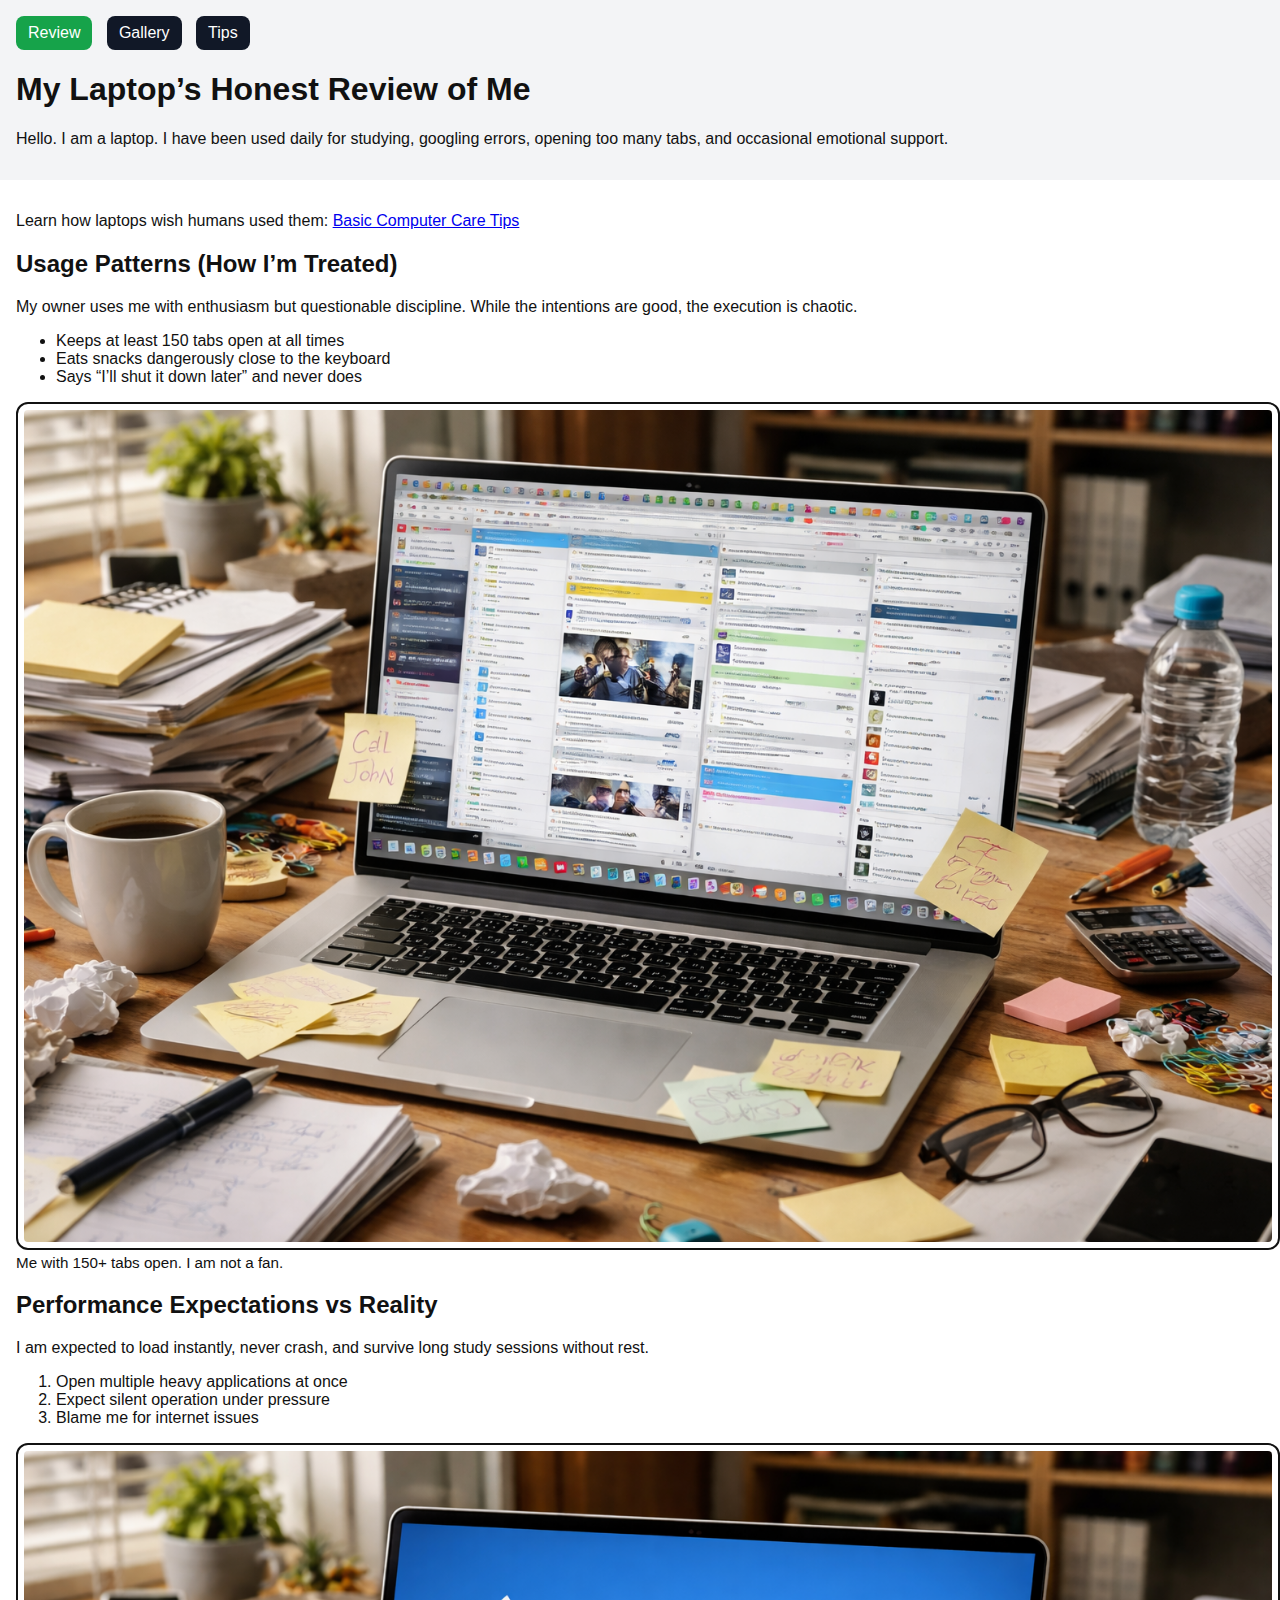
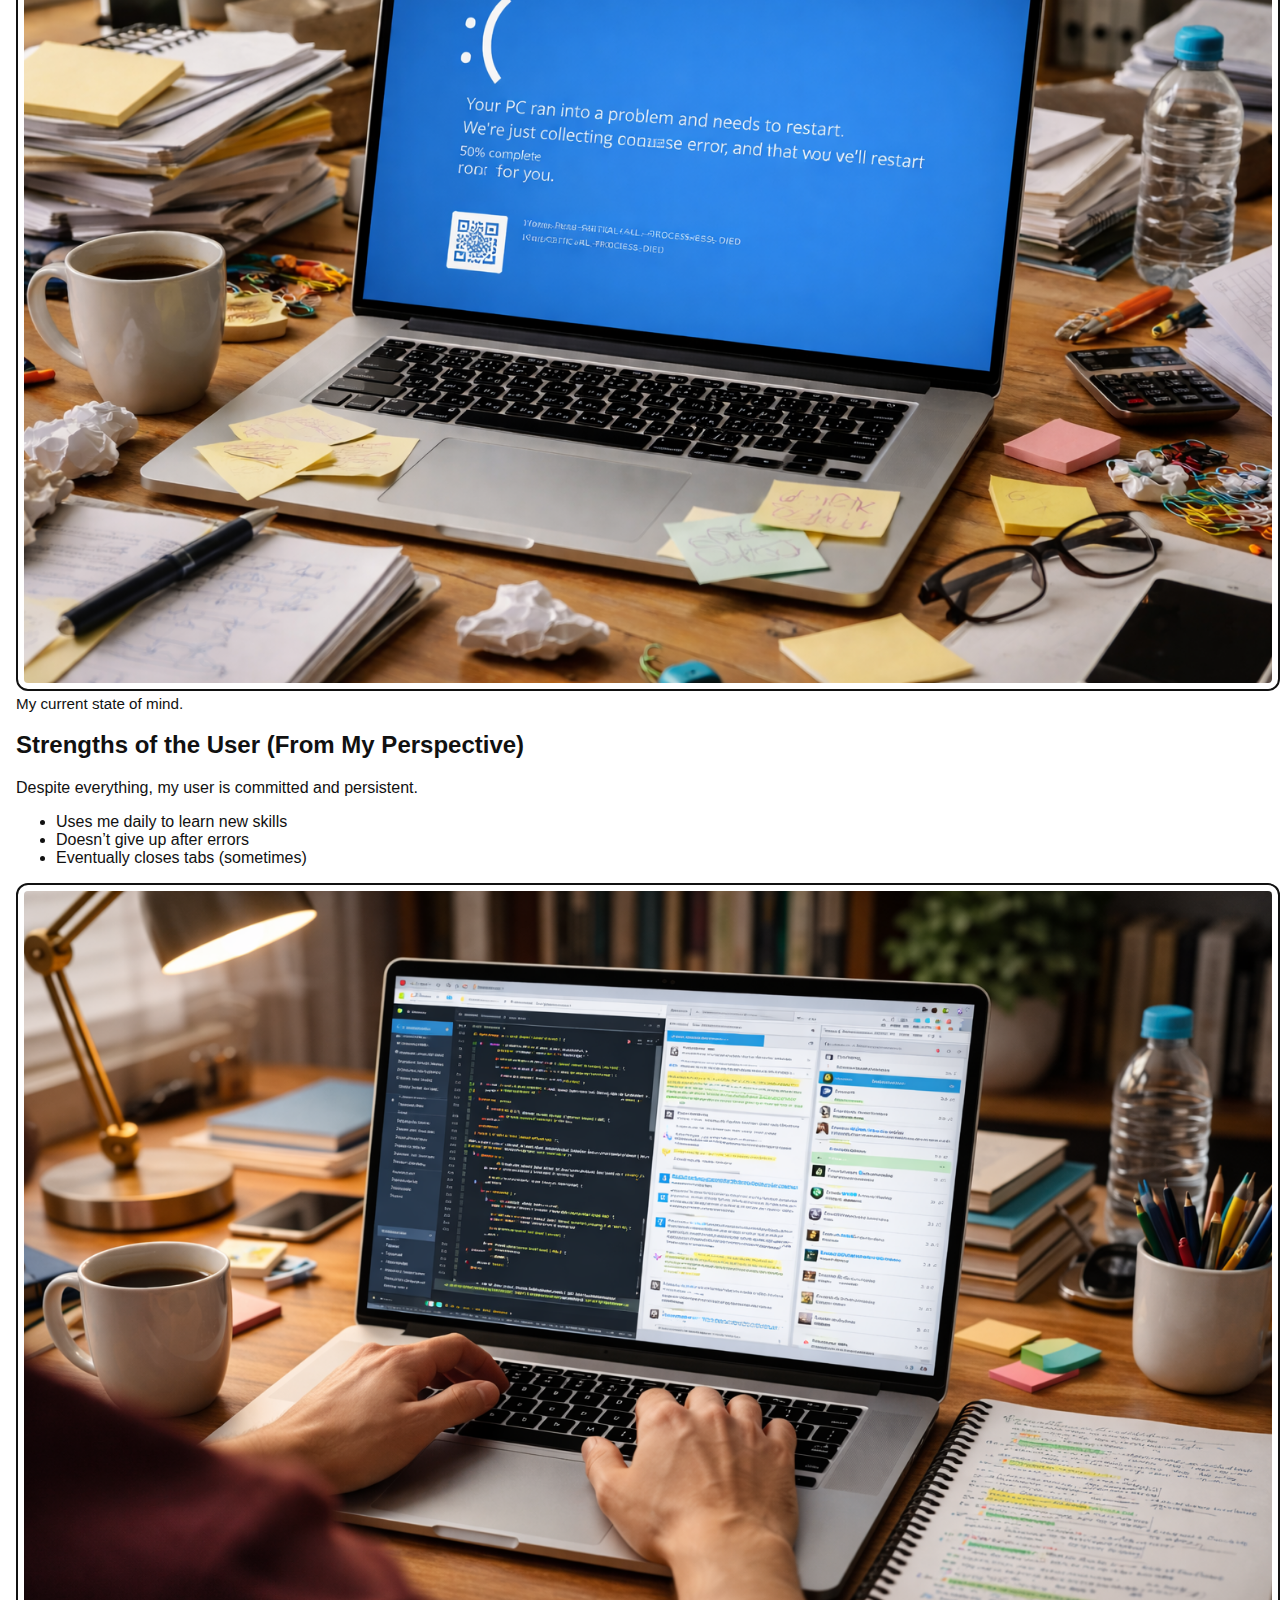
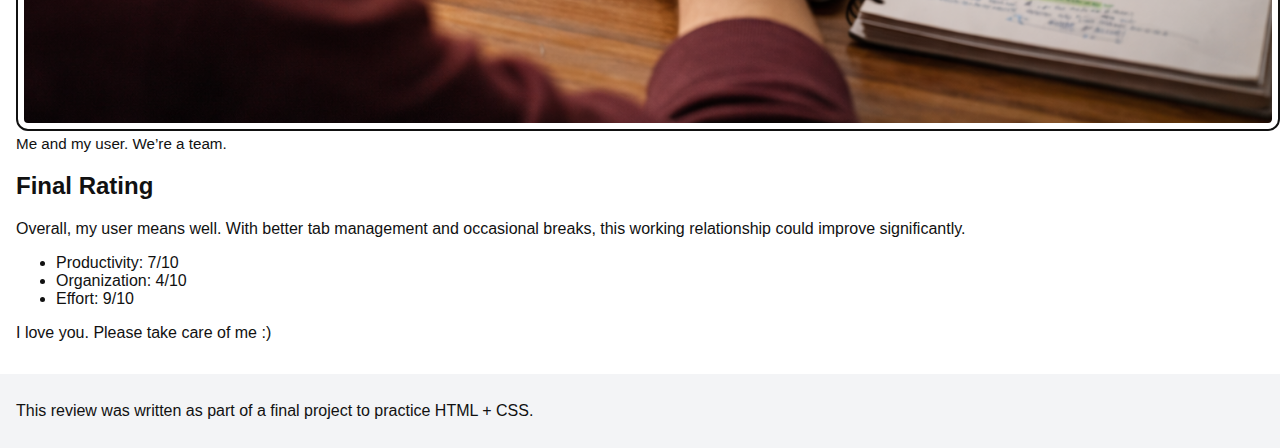
<file: index.html>
<!DOCTYPE html>
<html lang="en">
<head>
  <meta charset="utf-8">
  <meta name="viewport" content="width=device-width, initial-scale=1">
  <title>My Laptop’s Review of Me</title>
  <link rel="icon" type="image/png" href="img/faviconLogo.png">
  <link rel="stylesheet" href="css/style.css">
</head>
<body>
  <a class="skip-link" href="#main">Skip to Main Content</a>

  <header>
    <nav>
      <ul>
        <li><a class="active" href="index.html">Review</a></li>
        <li><a href="gallery.html">Gallery</a></li>
        <li><a href="tips.html">Tips</a></li>
      </ul>
    </nav>

    <h1>My Laptop’s Honest Review of Me</h1>
    <p>Hello. I am a laptop. I have been used daily for studying, googling errors, opening too many tabs, and occasional emotional support.</p>
  </header>

  <main id="main">
    <p>Learn how laptops wish humans used them:
      <a href="https://www.wikihow.com/Take-Good-Care-of-Your-Laptop-Computer" target="_blank">
        Basic Computer Care Tips
      </a>
    </p>

    <section>
      <h2>Usage Patterns (How I’m Treated)</h2>
      <p>My owner uses me with enthusiasm but questionable discipline. While the intentions are good, the execution is chaotic.</p>
      <ul>
        <li>Keeps at least 150 tabs open at all times</li>
        <li>Eats snacks dangerously close to the keyboard</li>
        <li>Says “I’ll shut it down later” and never does</li>
      </ul>
      <figure>
        <img src="img/laptopWithManyTabs.png" alt="Laptop on a cluttered desk with many tabs open.">
        <figcaption>Me with 150+ tabs open. I am not a fan.</figcaption>
      </figure>
    </section>

    <section>
      <h2>Performance Expectations vs Reality</h2>
      <p>I am expected to load instantly, never crash, and survive long study sessions without rest.</p>
      <ol>
        <li>Open multiple heavy applications at once</li>
        <li>Expect silent operation under pressure</li>
        <li>Blame me for internet issues</li>
      </ol>
      <figure>
        <img src="img/laptopWithCrash.png" alt="Laptop screen displaying a blue screen of death.">
        <figcaption>My current state of mind.</figcaption>
      </figure>
    </section>

    <section>
      <h2>Strengths of the User (From My Perspective)</h2>
      <p>Despite everything, my user is committed and persistent.</p>
      <ul>
        <li>Uses me daily to learn new skills</li>
        <li>Doesn’t give up after errors</li>
        <li>Eventually closes tabs (sometimes)</li>
      </ul>
      <figure>
        <img src="img/laptopWithUser.png" alt="Laptop on a desk with the user working on it.">
        <figcaption>Me and my user. We’re a team.</figcaption>
      </figure>
    </section>

    <section>
      <h2>Final Rating</h2>
      <p>Overall, my user means well. With better tab management and occasional breaks, this working relationship could improve significantly.</p>
      <ul>
        <li>Productivity: 7/10</li>
        <li>Organization: 4/10</li>
        <li>Effort: 9/10</li>
      </ul>
      <p>I love you. Please take care of me :)</p>
    </section>
  </main>

  <footer>
    <p>This review was written as part of a final project to practice HTML + CSS.</p>
  </footer>
</body>
</html>
</file>
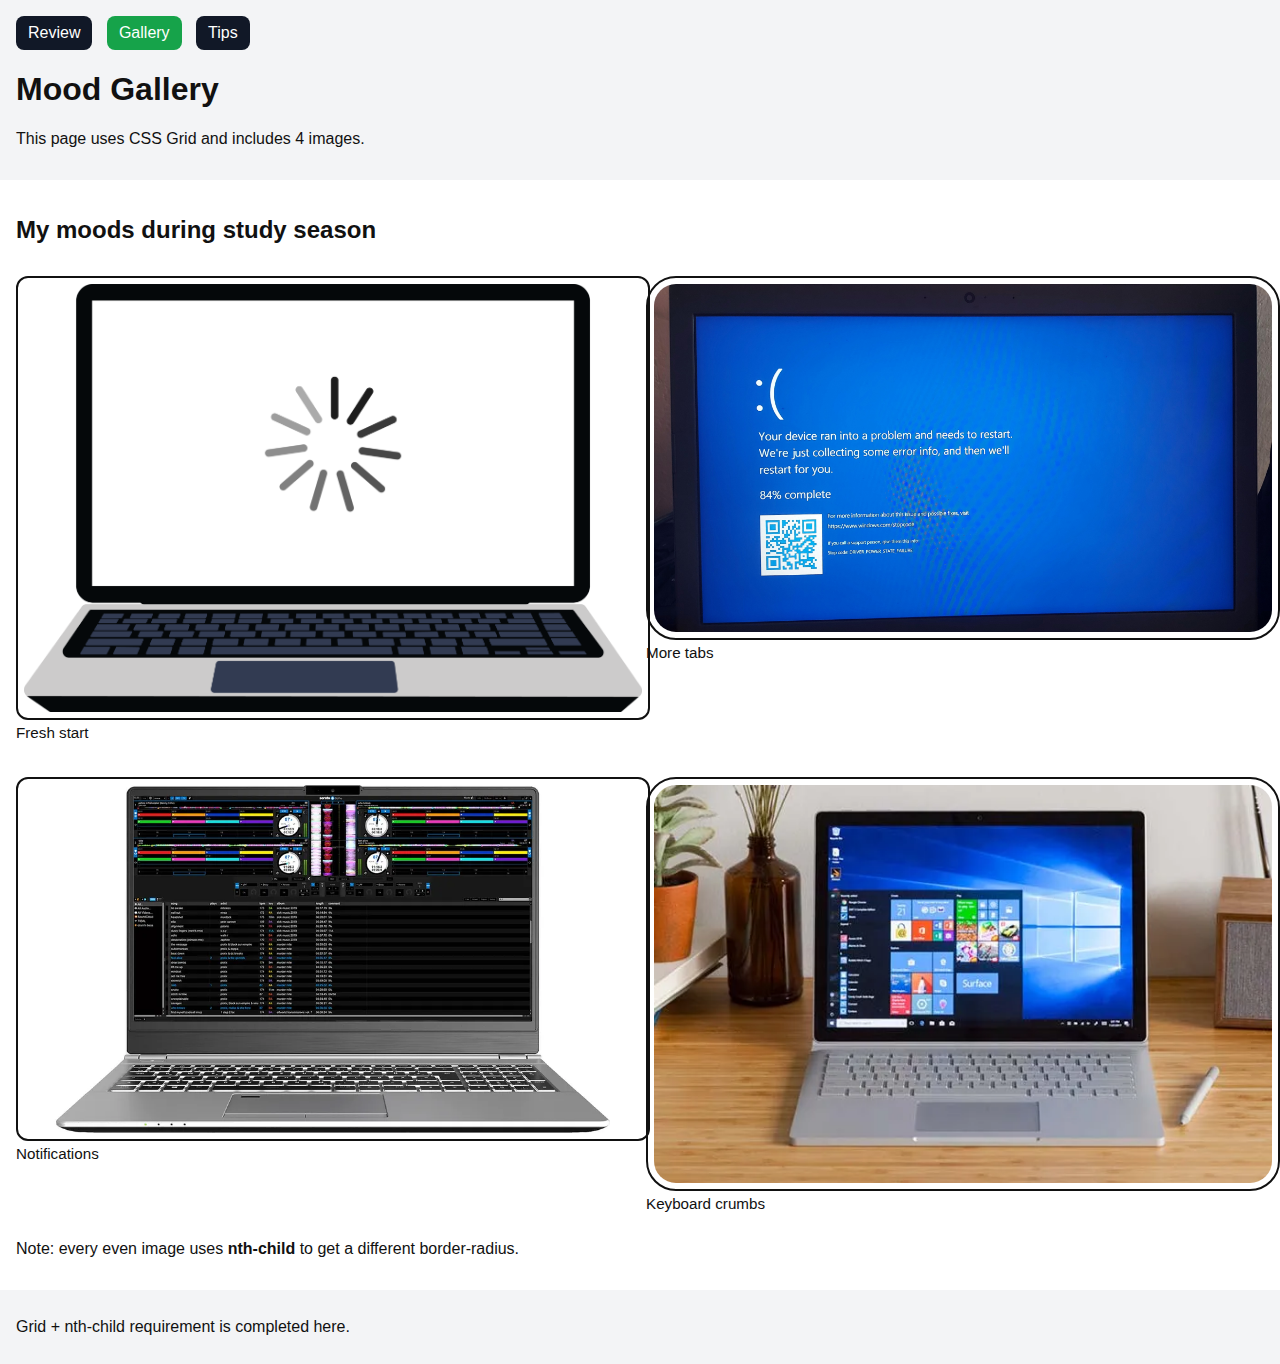
<file: gallery.html>
<!DOCTYPE html>
<html lang="en">
<head>
  <meta charset="utf-8">
  <meta name="viewport" content="width=device-width, initial-scale=1">
  <title>Laptop Mood Gallery (Grid)</title>
  <link rel="icon" type="image/png" href="img/faviconLogo.png">
  <link rel="stylesheet" href="css/style.css">
</head>
<body>
  <a class="skip-link" href="#main">Skip to Main Content</a>

  <header>
    <nav>
      <ul>
        <li><a href="index.html">Review</a></li>
        <li><a class="active" href="gallery.html">Gallery</a></li>
        <li><a href="tips.html">Tips</a></li>
      </ul>
    </nav>

    <h1>Mood Gallery</h1>
    <p>This page uses CSS Grid and includes 4 images.</p>
  </header>

  <main id="main">
    <h2>My moods during study season</h2>

    <div class="grid">
      <figure>
        <img src="img/g1.png" alt="Abstract gallery image 1.">
        <figcaption>Fresh start</figcaption>
      </figure>
      <figure>
        <img src="img/g2.png" alt="Abstract gallery image 2.">
        <figcaption>More tabs</figcaption>
      </figure>
      <figure>
        <img src="img/g3.jpg" alt="Abstract gallery image 3.">
        <figcaption>Notifications</figcaption>
      </figure>
      <figure>
        <img src="img/g4.jpg" alt="Abstract gallery image 4.">
        <figcaption>Keyboard crumbs</figcaption>
      </figure>
    </div>

    <p>Note: every even image uses <strong>nth-child</strong> to get a different border-radius.</p>
  </main>

  <footer>
    <p>Grid + nth-child requirement is completed here.</p>
  </footer>
</body>
</html>
</file>
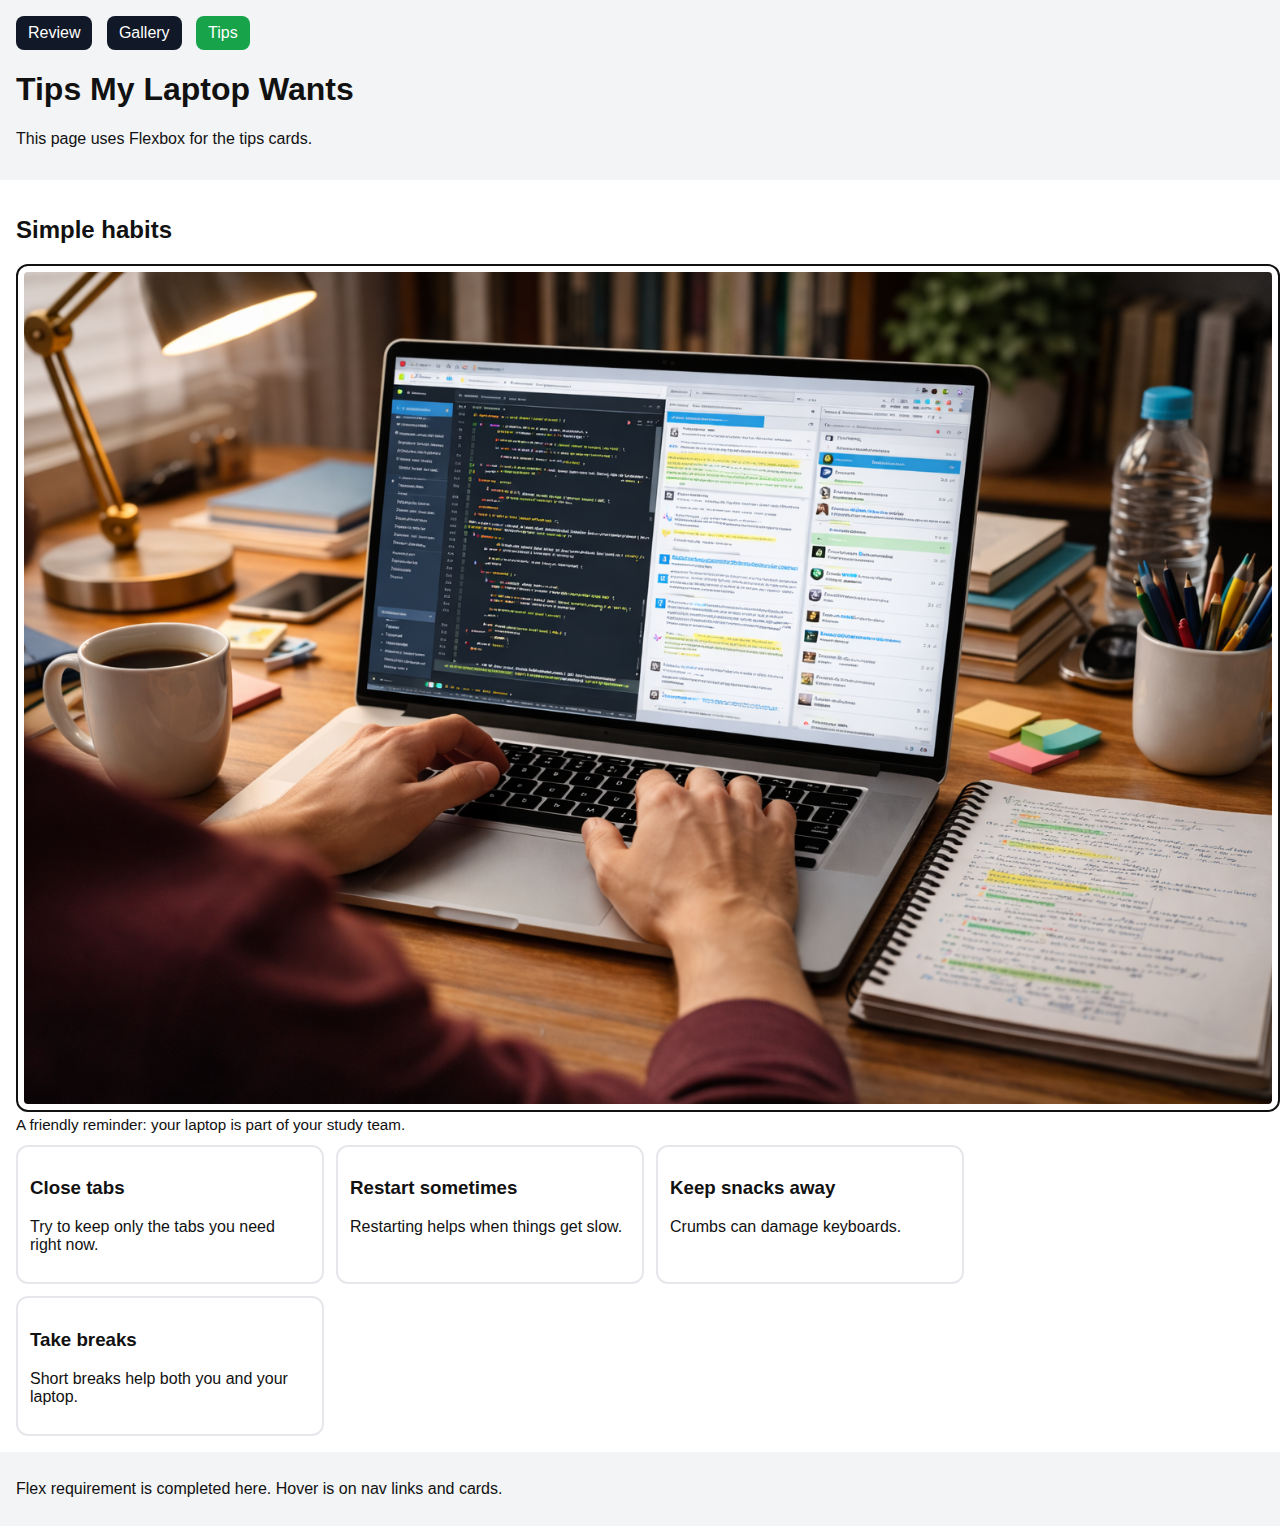
<file: tips.html>
<!DOCTYPE html>
<html lang="en">
<head>
  <meta charset="utf-8">
  <meta name="viewport" content="width=device-width, initial-scale=1">
  <title>Laptop Tips (Flex)</title>
  <link rel="icon" type="image/svg+xml" href="img/faviconLogo.png">
  <link rel="stylesheet" href="css/style.css">
</head>
<body>
  <a class="skip-link" href="#main">Skip to Main Content</a>

  <header>
    <nav>
      <ul>
        <li><a href="index.html">Review</a></li>
        <li><a href="gallery.html">Gallery</a></li>
        <li><a class="active" href="tips.html">Tips</a></li>
      </ul>
    </nav>

    <h1>Tips My Laptop Wants</h1>
    <p>This page uses Flexbox for the tips cards.</p>
  </header>

  <main id="main">
    <h2>Simple habits</h2>

    <figure>
      <img src="img/laptopWithUser.png" alt="Laptop on a desk with the user working on it.">
      <figcaption>A friendly reminder: your laptop is part of your study team.</figcaption>
    </figure>

    <div class="flex">
      <section class="card">
        <h3>Close tabs</h3>
        <p>Try to keep only the tabs you need right now.</p>
      </section>

      <section class="card">
        <h3>Restart sometimes</h3>
        <p>Restarting helps when things get slow.</p>
      </section>

      <section class="card">
        <h3>Keep snacks away</h3>
        <p>Crumbs can damage keyboards.</p>
      </section>

      <section class="card">
        <h3>Take breaks</h3>
        <p>Short breaks help both you and your laptop.</p>
      </section>
    </div>
  </main>

  <footer>
    <p>Flex requirement is completed here. Hover is on nav links and cards.</p>
  </footer>
</body>
</html>
</file>
<file: css/style.css>
/* Simple student CSS (only course topics) */

/* Skip link (only visible on focus) */
.skip-link{
  position: absolute;
  left: -999px;
  top: 10px;
  background: black;
  color: white;
  padding: 8px;
  text-decoration: none;
}
.skip-link:focus{
  left: 10px;
}

/* Basic page styles */
body{
  font-family: Arial, sans-serif;
  margin: 0;
  background: #ffffff;
  color: #111111;
}

header{
  background: #f3f4f6;
  padding: 16px;
}

main{
  padding: 16px;
}

footer{
  background: #f3f4f6;
  padding: 12px 16px;
}

/* Navigation (styled with multiple properties) */
nav ul{
  list-style: none;
  padding: 0;
  margin: 0 0 12px 0;
}
nav li{
  display: inline-block;
  margin-right: 10px;
}
nav a{
  background: #111827;
  color: white;
  text-decoration: none;
  padding: 8px 12px;
  border-radius: 8px;
  display: inline-block;
}
nav a:hover{
  background: #2563eb;   /* hover */
}
nav a.active{
  background: #16a34a;
}

/* Images (box model) */
img{
  border: 2px solid #111;
  padding: 6px;
  border-radius: 12px;
  max-width: 100%;
  height: auto;
}

/* Figures */
figure{
  margin: 12px 0;
}
figcaption{
  font-size: 0.95rem;
}

/* GRID requirement */
.grid{
  display: grid;
  grid-template-columns: 1fr 1fr;  /* 2 columns */
  gap: 12px;
}

/* nth-child requirement */
.grid figure:nth-child(even) img{
  border-radius: 30px;
}

/* FLEX requirement */
.flex{
  display: flex;
  flex-wrap: wrap;
  gap: 12px;
}

.card{
  border: 2px solid #e5e7eb;
  padding: 12px;
  border-radius: 12px;
  width: 280px;
}

.card:hover{
  border-color: #2563eb; /* hover on another element */
}

/* Optional: small click feedback */
.card:active{
  border-color: #16a34a;
}
</file>
